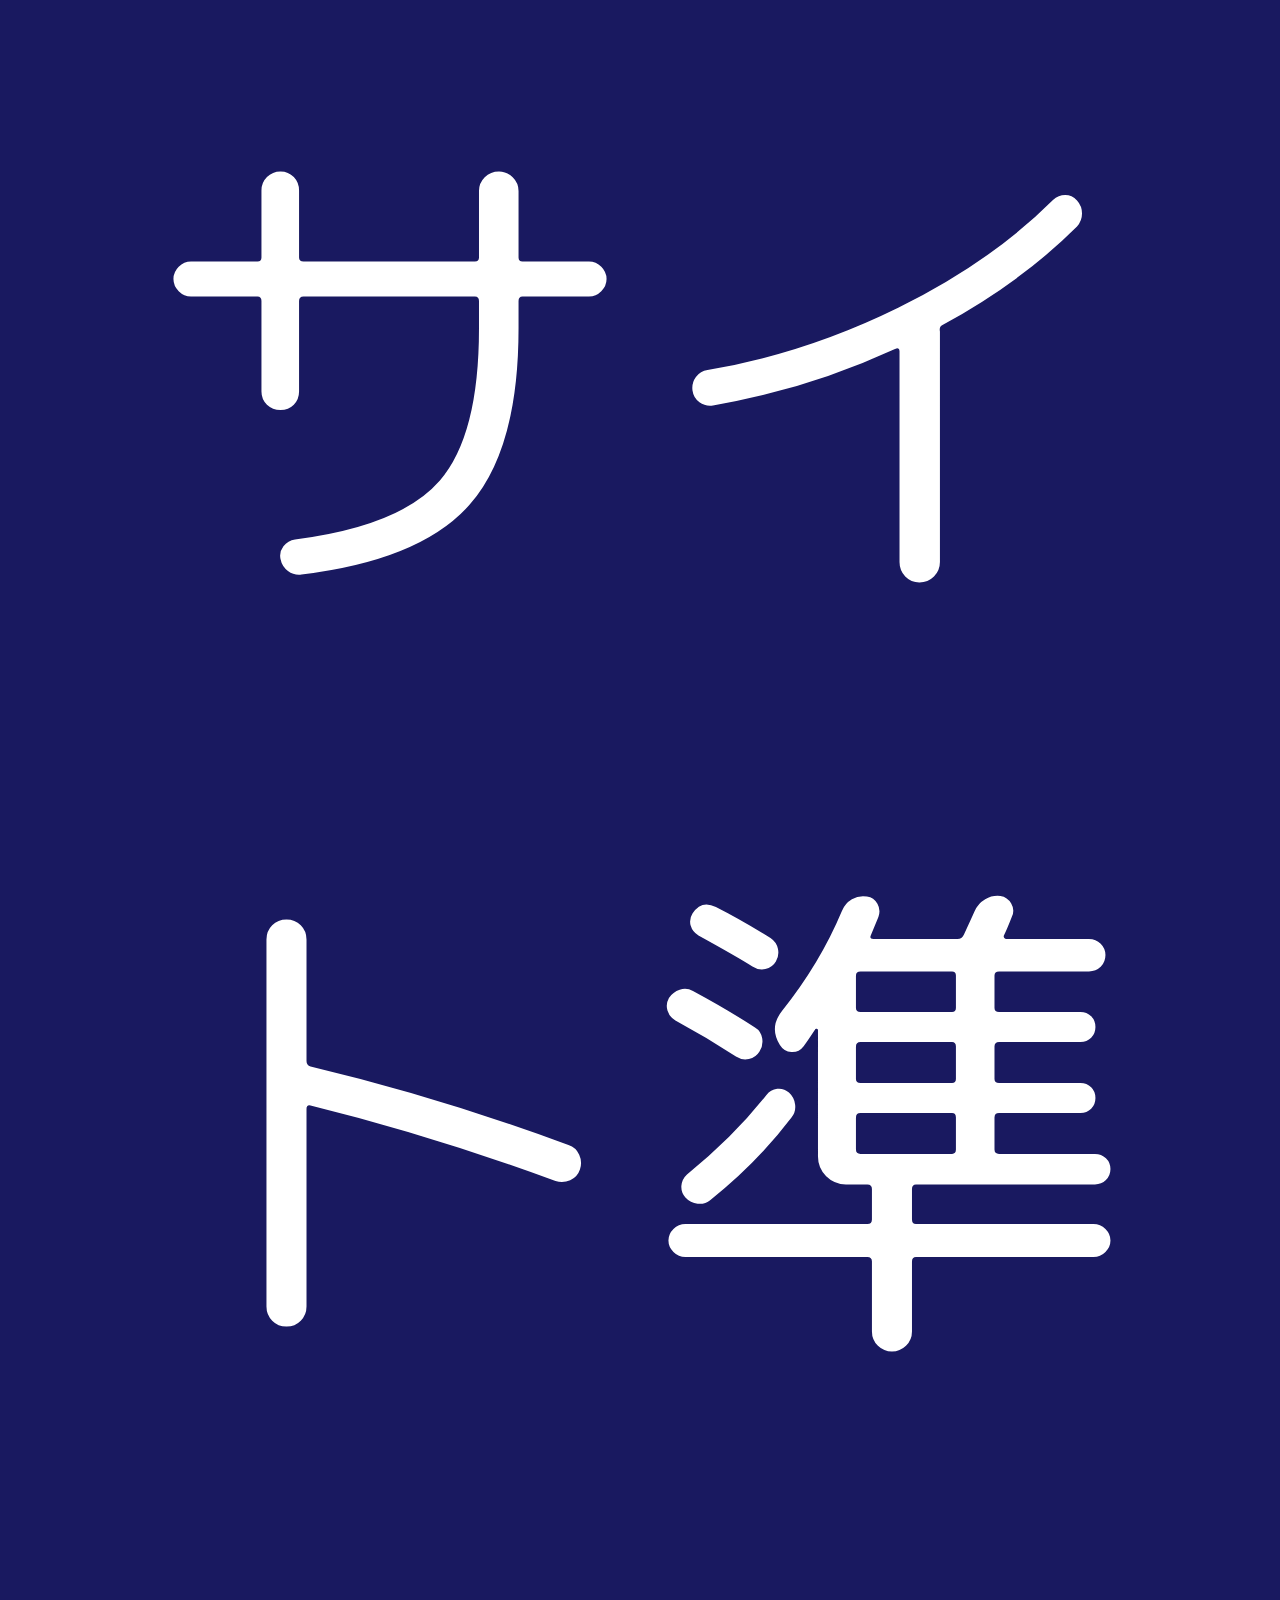
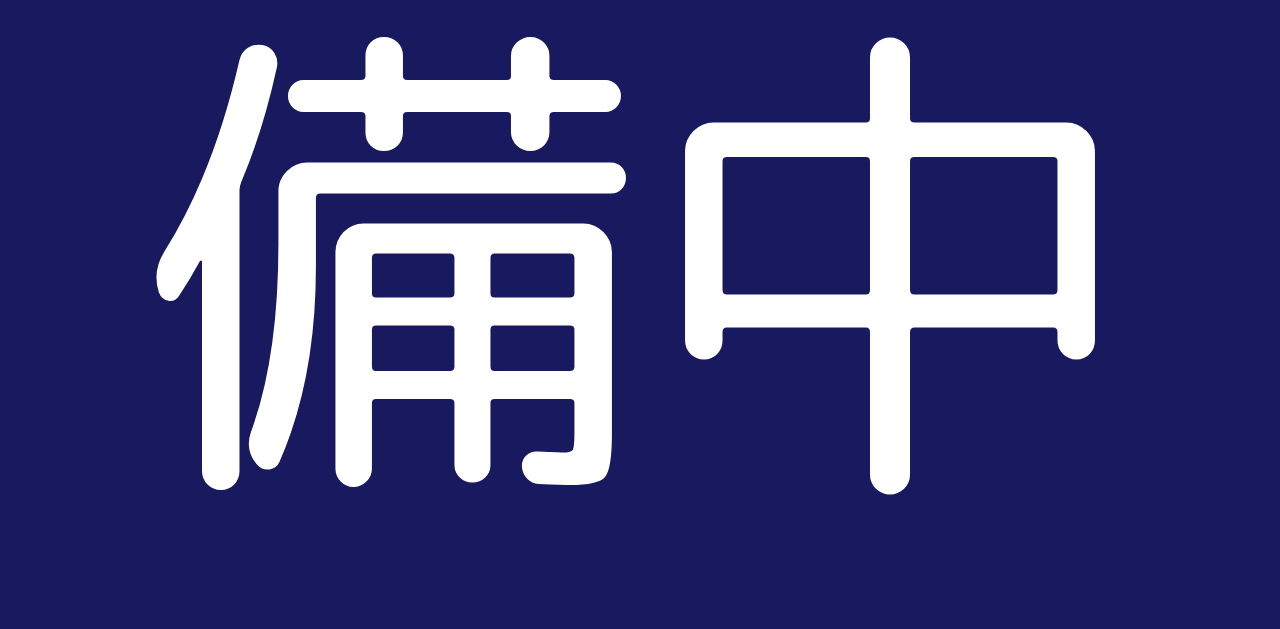
<file: index.html>
<!DOCTYPE html>
<html>
<head>
<meta charset="utf-8">
<meta http-equiv="Content-Type" content="text/html;charset=UTF-8" />
<!-- Global site tag (gtag.js) - Google Analytics -->
<script async src="https://www.googletagmanager.com/gtag/js?id=G-3QDH8Z0RWV"></script>
<script>
  window.dataLayer = window.dataLayer || [];
  function gtag(){dataLayer.push(arguments);}
  gtag('js', new Date());

  gtag('config', 'G-3QDH8Z0RWV');
</script>
<title>準備中 |&emsp;</title>
<meta name="description" content="ヒガシゲートのwebサイト準備中🌙">
<meta property="og:title" content="サイト準備中" />
<meta property="og:type" content="サイト準備中" />
<meta property="og:url" content="https://www.higashige-to.com" />
<meta property="og:image" content="https://www.higashige-to.com/main.png" />
<meta property="og:site_name" content="サイト準備中" />
<meta property="og:description" content="ヒガシゲートのwebサイト準備中" />
<meta name="viewport" content="width=device-width,initial-scale=1">
<meta name=”viewport” content=”width=device-width,initial-scale=1.0″>
<meta name="twitter:card" content="summary">
<meta name="twitter:site" content="@[higashige_to_]">
<link rel="import" href="path/include/meta.html">
<link rel="icon" href="assets/pics/favicon.jpg" type="image/jpg">
<link rel="stylesheet" type="text/css" href="top_sp.css" media="print,screen">
<link rel="stylesheet" type="text/css" href="top.css" media="print,screen">
<link rel="preconnect" href="https://fonts.gstatic.com">
<link href="https://fonts.googleapis.com/css2?family=M+PLUS+Rounded+1c:wght@900&display=swap" rel="stylesheet">
<script data-ad-client="ca-pub-5371911770325423" async src="https://pagead2.googlesyndication.com/pagead/js/adsbygoogle.js"></script>
<script src="assets/js/slider.js"></script>
</head>
<body>
  <p class="text__color"><a href="/">サイト準備中</a></p>
</body>
</html>
</file>
<file: top_sp.css>
@charset "UTF-8";
body{
  background-color: #872229;
  margin: 0px;
}
ul{
  list-style: none;
}
div{
  display: flex;
}
#sidoMenu{
  margin: 0px 5px;
}
.pan{
  background-color: #fff;
  margin: 0;
  width: 100%;
}
.text__color{
 text-align: center;
 font-size: 250px;
 color: #fff;
 font-family: 'M PLUS Rounded 1c', sans-serif;
}
a{
 color: #fff;
 text-decoration: none;
 cursor: pointer;
}
a:hover,a:active{
 color: #fff;
}
</file>
<file: top.css>
@charset "UTF-8";
@media screen and (min-width:1024px){
body{
  background-color: #191960;
  margin: 0px;
}
div,p{
  margin: 0;
}
.right{
  text-align: right;
}
.left{
  text-align: left;
}
.center{
  text-align: center;
}
.font-13{
  font-size: 13px;
}
ul{
  list-style: none;
}
.pointList{
  list-style-type: disc;
}
.hiraganaList{
  list-style-type: hiragana;
}
.main-text{
  margin: 0px 5px;
}
#topmenu{
  width: 100%;
  background-color: #A0522D;
}
.tMenu{
  margin-left: 20px;
}
#toplogo{
  position: relative;
  width: 20px;
  height: 5px;
  top: 20px;
  margin-left: 50px;
}
#topMenu{
  display: flex;
}
#sidoMenu {
  margin: 30px 60px;
  float: right;
}
#main{
  display: flex;
  flex: column;
}
.pan{
  background-color: #2E8B57;
  width: 100%;
  height: 20px;
}
.pan2{
  background-color: #fff;
  width: 10%;
  min-height: 100vh;
}
.main{
  background-color: #ff0;
  width: 85%;
  min-height: 100vh;
  float: center;
}
.sav{
  background-color: #ff0000;
  width: 15%;
  min-height: 100vh;
  float: center;
}
.text__color{
  text-align: center;
  font-size: 500px;
  color: #fff;
  font-family: 'M PLUS Rounded 1c', sans-serif;
}
a{
  color: #fff;
  text-decoration: none;
  cursor: pointer;
}
a:hover,a:active{
  color: #fff;
}

}
</file>
